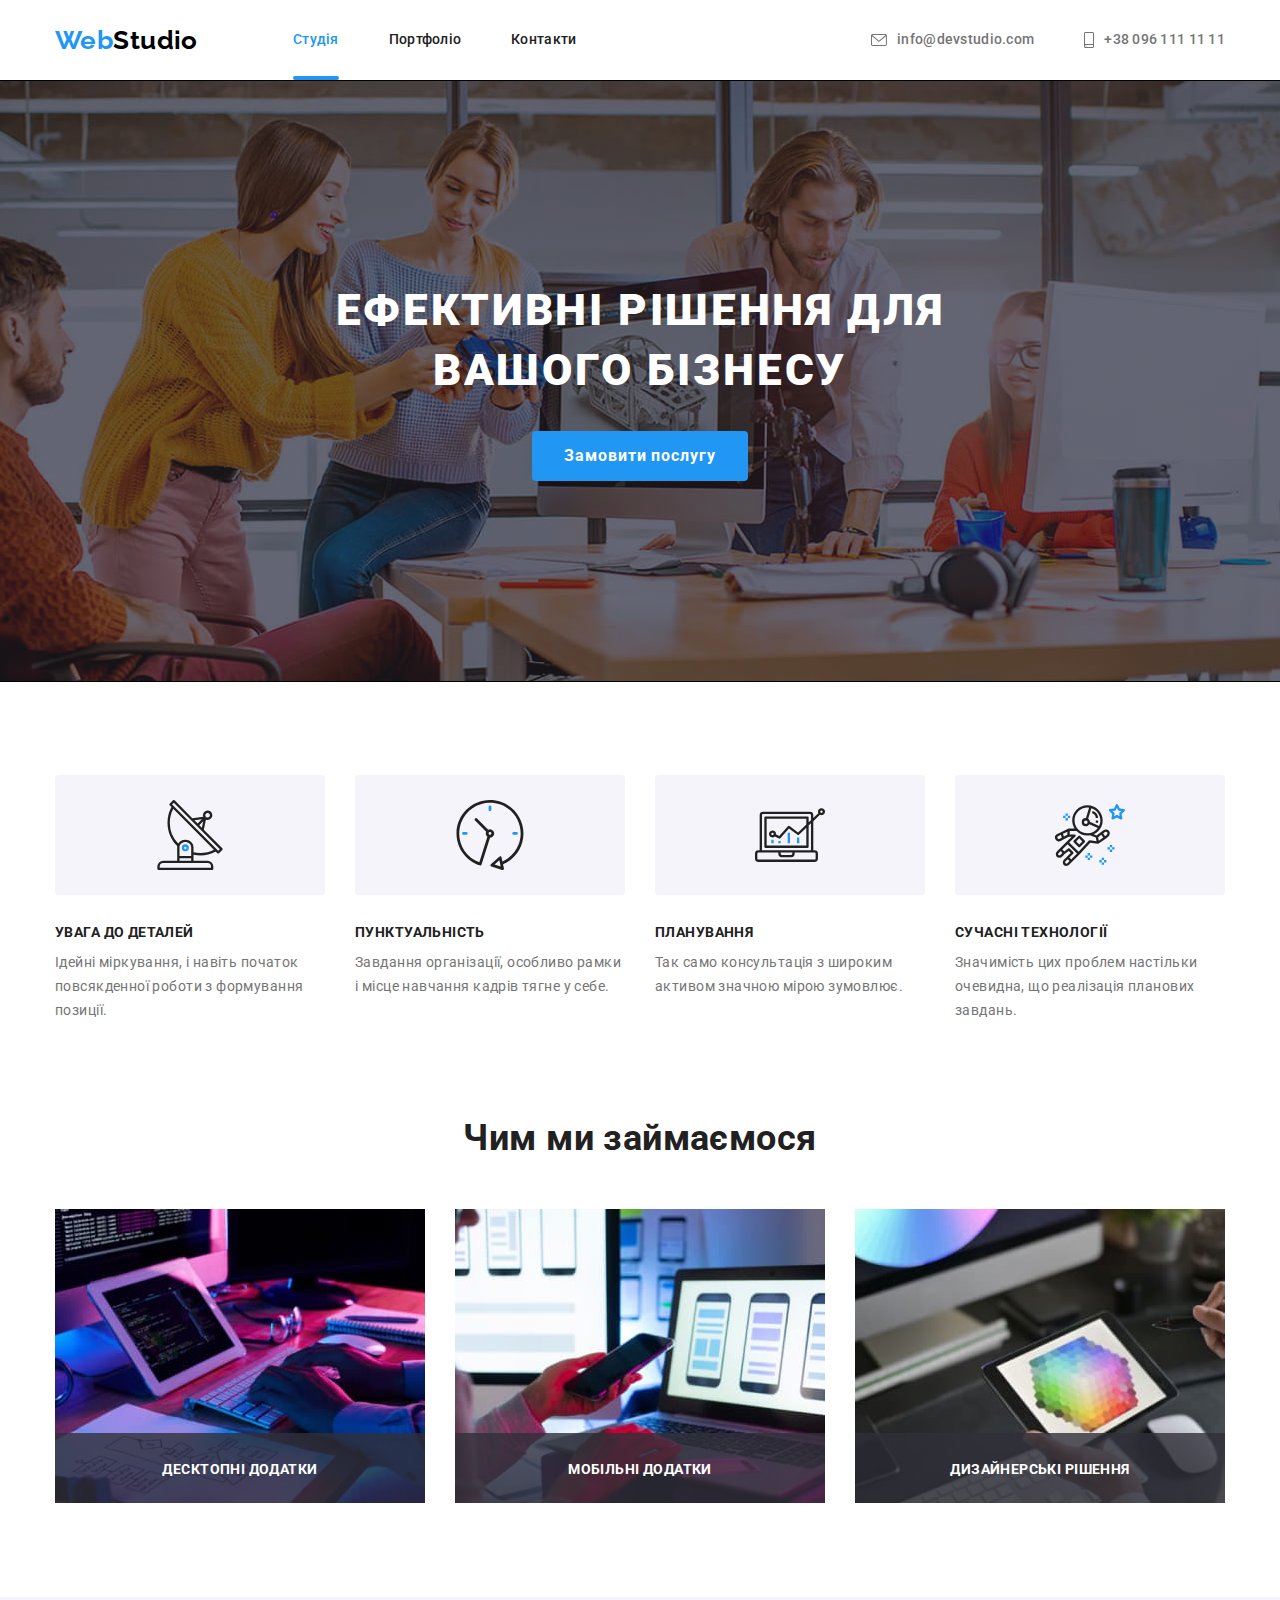
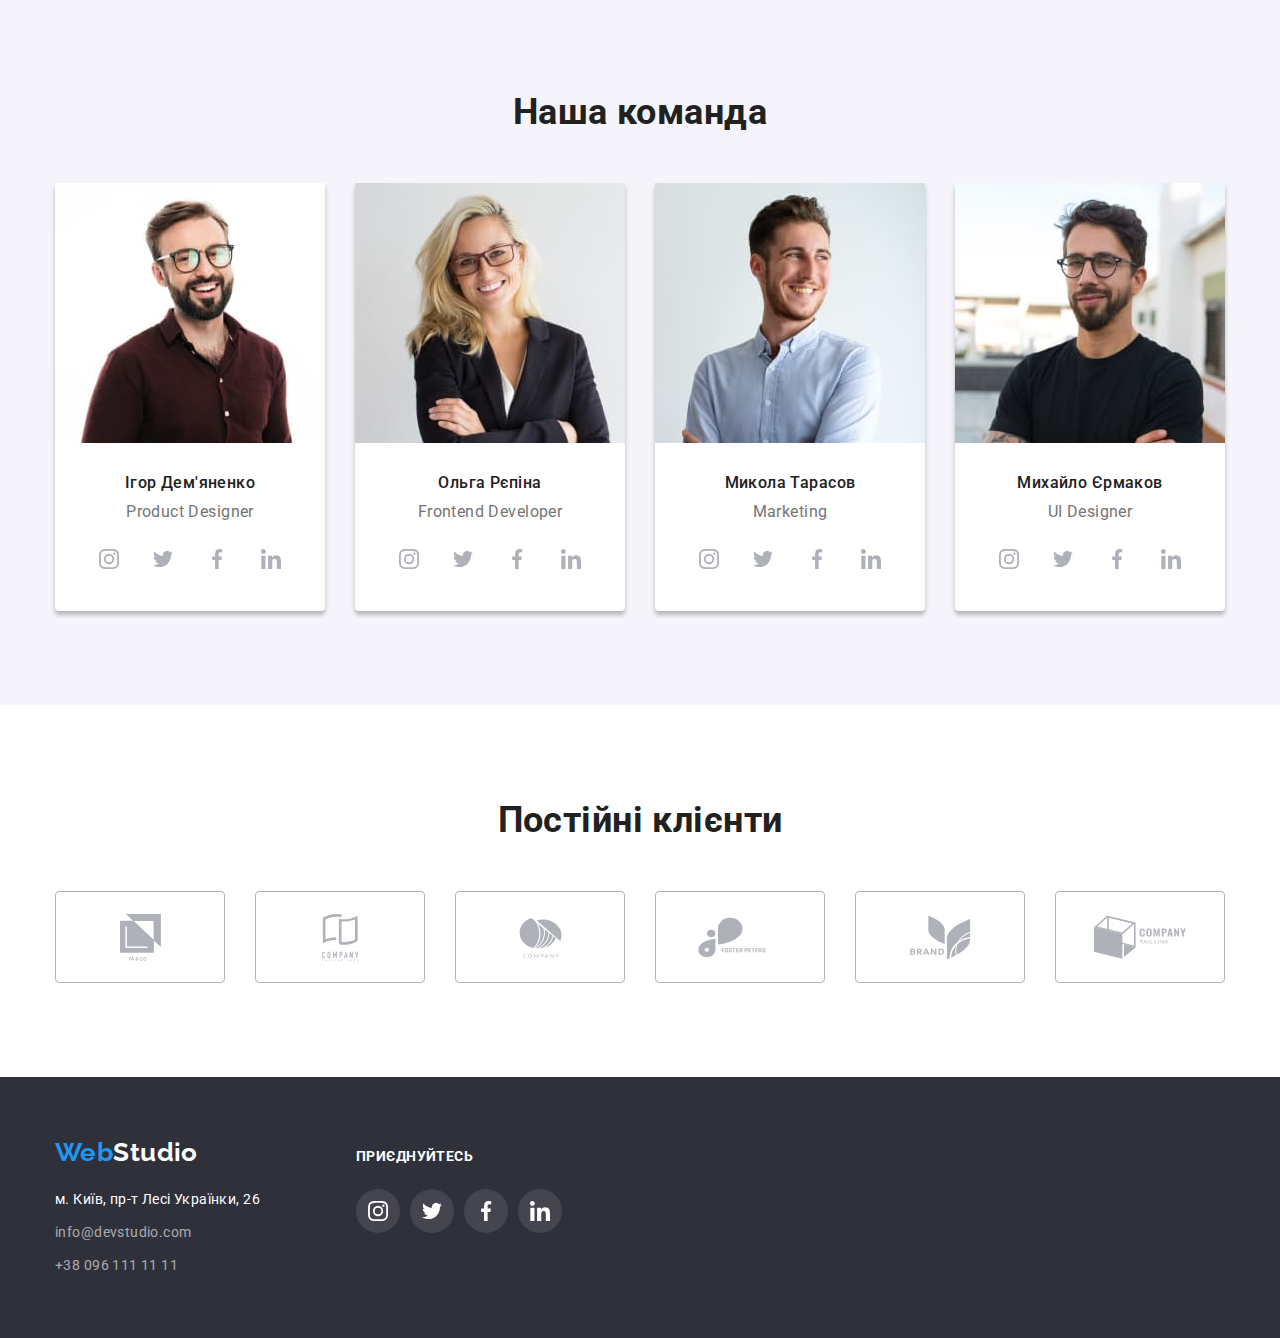
<file: index.html>
<!DOCTYPE html>
<html lang="en">
  <head>
    <meta charset="UTF-8" />
    <meta http-equiv="X-UA-Compatible" content="IE=edge" />
    <meta name="viewport" content="width=device-width, initial-scale=1.0" />
    <title>WebStudio</title>
    <link rel="preconnect" href="https://fonts.googleapis.com" />
    <link rel="preconnect" href="https://fonts.gstatic.com" crossorigin />
    <link
      href="https://fonts.googleapis.com/css2?family=Raleway:wght@700&family=Roboto:wght@400;500;700;900&display=swap"
      rel="stylesheet"
    />
    <link
      rel="stylesheet"
      href="https://cdnjs.cloudflare.com/ajax/libs/modern-normalize/1.1.0/modern-normalize.min.css"
    />
    <link rel="stylesheet" href="./css/styles.css" />
  </head>
  <body class="page">
    <header class="page-header section">
      <div class="container main-page">
        <nav class="main-page">
          <a href="./index.html" class="main-logo"
            >Web<span class="logo">Studio</span></a
          >
          <ul class="site-nav list">
            <li class="nav-item">
              <a href="./index.html" class="link current">Студія</a>
            </li>
            <li class="nav-item">
              <a href="./portfolio.html" class="link">Портфоліо</a>
            </li>
            <li class="nav-item"><a href="" class="link">Контакти</a></li>
          </ul>
        </nav>
        <ul class="nav__item list">
          <li class="nav-item">
            <a href="mailto:info@devstudio.com" class="link nav-hover">
              <svg class="icon-nav" width="16px" height="12px">
                <use href="./images/symbol-defs.svg#icon-envelope"></use></svg
              >info@devstudio.com</a
            >
          </li>
          <li class="nav-item">
            <a href="tel:+380961111111" class="link nav-hover"
              ><svg class="icon-nav" width="10px" height="16px">
                <use href="./images/symbol-defs.svg#icon-smartphone"></use>
              </svg>
              +38 096 111 11 11</a
            >
          </li>
        </ul>
      </div>
    </header>

    <main>
      <section class="decision section">
        <div class="container">
          <h1 class="decision-title list">
            Ефективні рішення для вашого бізнесу
          </h1>
          <button type="button" class="button" data-modal-open>
            Замовити послугу
          </button>
        </div>
        <div class="decision-backdrop is-hidden" data-modal>
          <div class="decision-modal">
            <button type="button" class="decision-btn" data-modal-close>
              <svg
                xmlns="http://www.w3.org/2000/svg"
                width="18"
                height="18"
                fill="none"
              >
                <path
                  fill="#000"
                  d="M15 4.108 13.892 3 9.5 7.392 5.108 3 4 4.108 8.392 8.5 4 12.892 5.108 14 9.5 9.608 13.892 14 15 12.892 10.608 8.5 15 4.108Z"
                />
              </svg>
            </button>
          </div>
        </div>
      </section>

      <section class="section features">
        <div class="container">
          <!--прихований заголовок-->
          <h2 class="features-none">Особливості</h2>
          <ul class="feat-list list">
            <li class="features-item">
              <div class="feat-for-svg">
                <svg class="for-svg">
                  <use href="./images/symbol-defs.svg#icon-antenna"></use>
                </svg>
              </div>
              <h3 class="title">УВАГА ДО ДЕТАЛЕЙ</h3>
              <p class="list">
                Ідейні міркування, і навіть початок повсякденної роботи з
                формування позиції.
              </p>
            </li>
            <li class="features-item">
              <div class="feat-for-svg">
                <svg width="70px" height="70px">
                  <use href="./images/symbol-defs.svg#icon-clock"></use>
                </svg>
              </div>
              <h3 class="title">ПУНКТУАЛЬНІСТЬ</h3>
              <p class="list">
                Завдання організації, особливо рамки і місце навчання кадрів
                тягне у себе.
              </p>
            </li>
            <li class="features-item">
              <div class="feat-for-svg">
                <svg width="70px" height="70px">
                  <use href="./images/symbol-defs.svg#icon-diagram"></use>
                </svg>
              </div>
              <h3 class="title">ПЛАНУВАННЯ</h3>
              <p class="list">
                Так само консультація з широким активом значною мірою зумовлює.
              </p>
            </li>
            <li class="features-item">
              <div class="feat-for-svg">
                <svg width="70px" height="70px">
                  <use href="./images/symbol-defs.svg#icon-astronaut"></use>
                </svg>
              </div>
              <h3 class="title">СУЧАСНІ ТЕХНОЛОГІЇ</h3>
              <p class="list">
                Значимість цих проблем настільки очевидна, що реалізація
                планових завдань.
              </p>
            </li>
          </ul>
        </div>
      </section>

      <section class="section">
        <div class="container">
          <h2 class="section-title">Чим ми займаємося</h2>
          <ul class="examples list">
            <li class="examples-item">
              <div class="examples-card">
                <img
                  class="block"
                  src="./images/projectdesign.jpg"
                  alt="верстка сайту на планшеті та комп'ютері"
                  width="370"
                />
                <div class="example-deskr">
                  <p class="example-texts list">десктопні додатки</p>
                </div>
              </div>
            </li>
            <li class="examples-item">
              <div class="examples-card">
                <img
                  class="block"
                  src="./images/adaptdesign.jpg"
                  alt="телефон та ноутбук з проєктом дизайну"
                  width="370"
                />
                <div class="example-deskr">
                  <p class="example-texts list">мобільні додатки</p>
                </div>
              </div>
            </li>
            <li class="examples-item">
              <div class="examples-card">
                <img
                  class="block"
                  src="./images/colorscheme.jpg"
                  alt="планшет з кольоровою гамою"
                  width="370"
                />
                <div class="example-deskr">
                  <p class="example-texts list">дизайнерські рішення</p>
                </div>
              </div>
            </li>
          </ul>
        </div>
      </section>

      <section class="section stuff">
        <div class="container">
          <h2 class="section-title">Наша команда</h2>
          <ul class="stuff-list list">
            <li class="stuff-element">
              <img
                class="block"
                src="./images/productdesigner.jpg"
                alt="Чоловік Product Designer"
                width="270"
              />
              <h3 class="team-member">Ігор Дем'яненко</h3>
              <p class="portfolio-card">Product Designer</p>
              <ul class="actions list">
                <li class="actions-item">
                  <a
                    href="#"
                    target="_blank"
                    rel="noreferrer noopener"
                    class="network"
                  >
                    <svg class="network-icon for-hover">
                      <use href="./images/symbol-defs.svg#icon-instagram"></use>
                    </svg>
                  </a>
                </li>
                <li class="actions-item">
                  <a
                    href="#"
                    target="_blank"
                    rel="noreferrer noopener"
                    class="network"
                  >
                    <svg class="network-icon for-hover">
                      <use href="./images/symbol-defs.svg#icon-twitter"></use>
                    </svg>
                  </a>
                </li>
                <li class="actions-item">
                  <a
                    href="#"
                    target="_blank"
                    rel="noreferrer noopener"
                    class="network"
                  >
                    <svg class="network-icon for-hover">
                      <use href="./images/symbol-defs.svg#icon-facebook"></use>
                    </svg>
                  </a>
                </li>
                <li class="actions-item">
                  <a
                    href="#"
                    target="_blank"
                    rel="noreferrer noopener"
                    class="network"
                  >
                    <svg class="network-icon for-hover">
                      <use href="./images/symbol-defs.svg#icon-linkedin"></use>
                    </svg>
                  </a>
                </li>
              </ul>
            </li>
            <li class="stuff-element">
              <img
                class="block"
                src="./images/frontenddeveloper.jpg"
                alt="Жінка Frontend Developer"
                width="270"
              />
              <h3 class="team-member">Ольга Рєпіна</h3>
              <p class="portfolio-card">Frontend Developer</p>
              <ul class="actions list">
                <li class="actions-item">
                  <a
                    href="#"
                    target="_blank"
                    rel="noreferrer noopener"
                    class="network"
                  >
                    <svg class="network-icon for-hover">
                      <use href="./images/symbol-defs.svg#icon-instagram"></use>
                    </svg>
                  </a>
                </li>
                <li class="actions-item">
                  <a
                    href="#"
                    target="_blank"
                    rel="noreferrer noopener"
                    class="network"
                  >
                    <svg class="network-icon for-hover">
                      <use href="./images/symbol-defs.svg#icon-twitter"></use>
                    </svg>
                  </a>
                </li>
                <li class="actions-item">
                  <a
                    href="#"
                    target="_blank"
                    rel="noreferrer noopener"
                    class="network"
                  >
                    <svg class="network-icon for-hover">
                      <use href="./images/symbol-defs.svg#icon-facebook"></use>
                    </svg>
                  </a>
                </li>
                <li class="actions-item">
                  <a
                    href="#"
                    target="_blank"
                    rel="noreferrer noopener"
                    class="network"
                  >
                    <svg class="network-icon for-hover">
                      <use href="./images/symbol-defs.svg#icon-linkedin"></use>
                    </svg>
                  </a>
                </li>
              </ul>
            </li>
            <li class="stuff-element">
              <img
                class="block"
                src="./images/marketing.jpg"
                alt="Чоловік Marketing"
                width="270"
              />
              <h3 class="team-member">Микола Тарасов</h3>
              <p class="portfolio-card">Marketing</p>
              <ul class="actions list">
                <li class="actions-item">
                  <a
                    href="#"
                    target="_blank"
                    rel="noreferrer noopener"
                    class="network"
                  >
                    <svg class="network-icon for-hover">
                      <use href="./images/symbol-defs.svg#icon-instagram"></use>
                    </svg>
                  </a>
                </li>
                <li class="actions-item">
                  <a
                    href="#"
                    target="_blank"
                    rel="noreferrer noopener"
                    class="network"
                  >
                    <svg class="network-icon for-hover">
                      <use href="./images/symbol-defs.svg#icon-twitter"></use>
                    </svg>
                  </a>
                </li>
                <li class="actions-item">
                  <a
                    href="#"
                    target="_blank"
                    rel="noreferrer noopener"
                    class="network"
                  >
                    <svg class="network-icon for-hover">
                      <use href="./images/symbol-defs.svg#icon-facebook"></use>
                    </svg>
                  </a>
                </li>
                <li class="actions-item">
                  <a
                    href="#"
                    target="_blank"
                    rel="noreferrer noopener"
                    class="network"
                  >
                    <svg class="network-icon for-hover">
                      <use href="./images/symbol-defs.svg#icon-linkedin"></use>
                    </svg>
                  </a>
                </li>
              </ul>
            </li>
            <li class="stuff-element">
              <img
                class="block"
                src="./images/designer.jpg"
                alt="Чоловік UI Designer"
                width="270"
              />
              <h3 class="team-member">Михайло Єрмаков</h3>
              <p class="portfolio-card">UI Designer</p>
              <ul class="actions list">
                <li class="actions-item">
                  <a
                    href="#"
                    target="_blank"
                    rel="noreferrer noopener"
                    class="network"
                  >
                    <svg class="network-icon for-hover">
                      <use href="./images/symbol-defs.svg#icon-instagram"></use>
                    </svg>
                  </a>
                </li>
                <li class="actions-item">
                  <a
                    href="#"
                    target="_blank"
                    rel="noreferrer noopener"
                    class="network"
                  >
                    <svg class="network-icon for-hover">
                      <use href="./images/symbol-defs.svg#icon-twitter"></use>
                    </svg>
                  </a>
                </li>
                <li class="actions-item">
                  <a
                    href="#"
                    target="_blank"
                    rel="noreferrer noopener"
                    class="network"
                  >
                    <svg class="network-icon for-hover">
                      <use href="./images/symbol-defs.svg#icon-facebook"></use>
                    </svg>
                  </a>
                </li>
                <li class="actions-item">
                  <a
                    href="#"
                    target="_blank"
                    rel="noreferrer noopener"
                    class="network"
                  >
                    <svg class="network-icon for-hover">
                      <use href="./images/symbol-defs.svg#icon-linkedin"></use>
                    </svg>
                  </a>
                </li>
              </ul>
            </li>
          </ul>
        </div>
      </section>

      <section class="section">
        <div class="container">
          <h2 class="section-title">Постійні клієнти</h2>
          <ul class="customers list">
            <li class="logo-item">
              <a
                href="#"
                target="_blank"
                rel="noreferrer noopener"
                class="link-customers"
              >
                <svg class="link-logo clients-hover" width="41" height="47">
                  <use href="./images/symbol-defs.svg#icon-yaandco"></use>
                </svg>
              </a>
            </li>
            <li class="logo-item">
              <a
                href="#"
                target="_blank"
                rel="noreferrer noopener"
                class="link-customers"
              >
                <svg class="link-logo clients-hover" width="41" height="47">
                  <use href="./images/symbol-defs.svg#icon-taglinehere"></use>
                </svg>
              </a>
            </li>
            <li class="logo-item">
              <a
                href="#"
                target="_blank"
                rel="noreferrer noopener"
                class="link-customers"
              >
                <svg class="link-logo clients-hover" width="43" height="41">
                  <use href="./images/symbol-defs.svg#icon-company"></use>
                </svg>
              </a>
            </li>
            <li class="logo-item">
              <a
                href="#"
                target="_blank"
                rel="noreferrer noopener"
                class="link-customers"
              >
                <svg class="link-logo clients-hover" width="84" height="41">
                  <use href="./images/symbol-defs.svg#icon-fosterpeters"></use>
                </svg>
              </a>
            </li>
            <li class="logo-item">
              <a
                href="#"
                target="_blank"
                rel="noreferrer noopener"
                class="link-customers"
              >
                <svg class="link-logo clients-hover" width="63" height="45">
                  <use href="./images/symbol-defs.svg#icon-brand"></use>
                </svg>
              </a>
            </li>
            <li class="logo-item">
              <a
                href="#"
                target="_blank"
                rel="noreferrer noopener"
                class="link-customers"
              >
                <svg class="link-logo clients-hover" width="94" height="44">
                  <use href="./images/symbol-defs.svg#icon-taglinecomp"></use>
                </svg>
              </a>
            </li>
          </ul>
        </div>
      </section>
    </main>

    <footer class="footer">
      <div class="container">
        <div class="footer-logo list">
          <div class="first-footer list">
            <div class="for-logotype">
              <a href="./index.html" class="main-logo foot-logo"
                >Web<span class="logo-footer">Studio</span></a
              >
            </div>
            <address>
              <ul class="last list">
                <li>
                  <a
                    href="https://goo.gl/maps/czEhLgPn86faWdk38"
                    target="_blank"
                    rel="noopener noreferrer"
                    class="footer-item"
                    >м. Київ, пр-т Лесі Українки, 26</a
                  >
                </li>
                <li>
                  <a href="mailto:info@devstudio.com" class="footer-address"
                    >info@devstudio.com</a
                  >
                </li>
                <li>
                  <a href="tel:+380961111111" class="footer-address"
                    >+38 096 111 11 11</a
                  >
                </li>
              </ul>
            </address>
          </div>
          <div class="join-us">
            <p class="join-in">приєднуйтесь</p>
            <ul class="footer-join list">
              <li class="actions-item">
                <a
                  href="#"
                  target="_blank"
                  rel="noreferrer noopener"
                  class="link-footer foot-hover"
                >
                  <svg class="network-icon">
                    <use href="./images/symbol-defs.svg#icon-instagram"></use>
                  </svg>
                </a>
              </li>
              <li class="actions-item">
                <a
                  href="#"
                  target="_blank"
                  rel="noreferrer noopener"
                  class="link-footer foot-hover"
                >
                  <svg class="network-icon">
                    <use href="./images/symbol-defs.svg#icon-twitter"></use>
                  </svg>
                </a>
              </li>
              <li class="actions-item">
                <a
                  href="#"
                  target="_blank"
                  rel="noreferrer noopener"
                  class="link-footer foot-hover"
                >
                  <svg class="network-icon">
                    <use href="./images/symbol-defs.svg#icon-facebook"></use>
                  </svg>
                </a>
              </li>
              <li class="actions-item">
                <a
                  href="#"
                  target="_blank"
                  rel="noreferrer noopener"
                  class="link-footer foot-hover"
                >
                  <svg class="network-icon">
                    <use href="./images/symbol-defs.svg#icon-linkedin"></use>
                  </svg>
                </a>
              </li>
            </ul>
          </div>
        </div>
      </div>
    </footer>
    <script src="./js/modal.js"></script>
  </body>
</html>
</file>
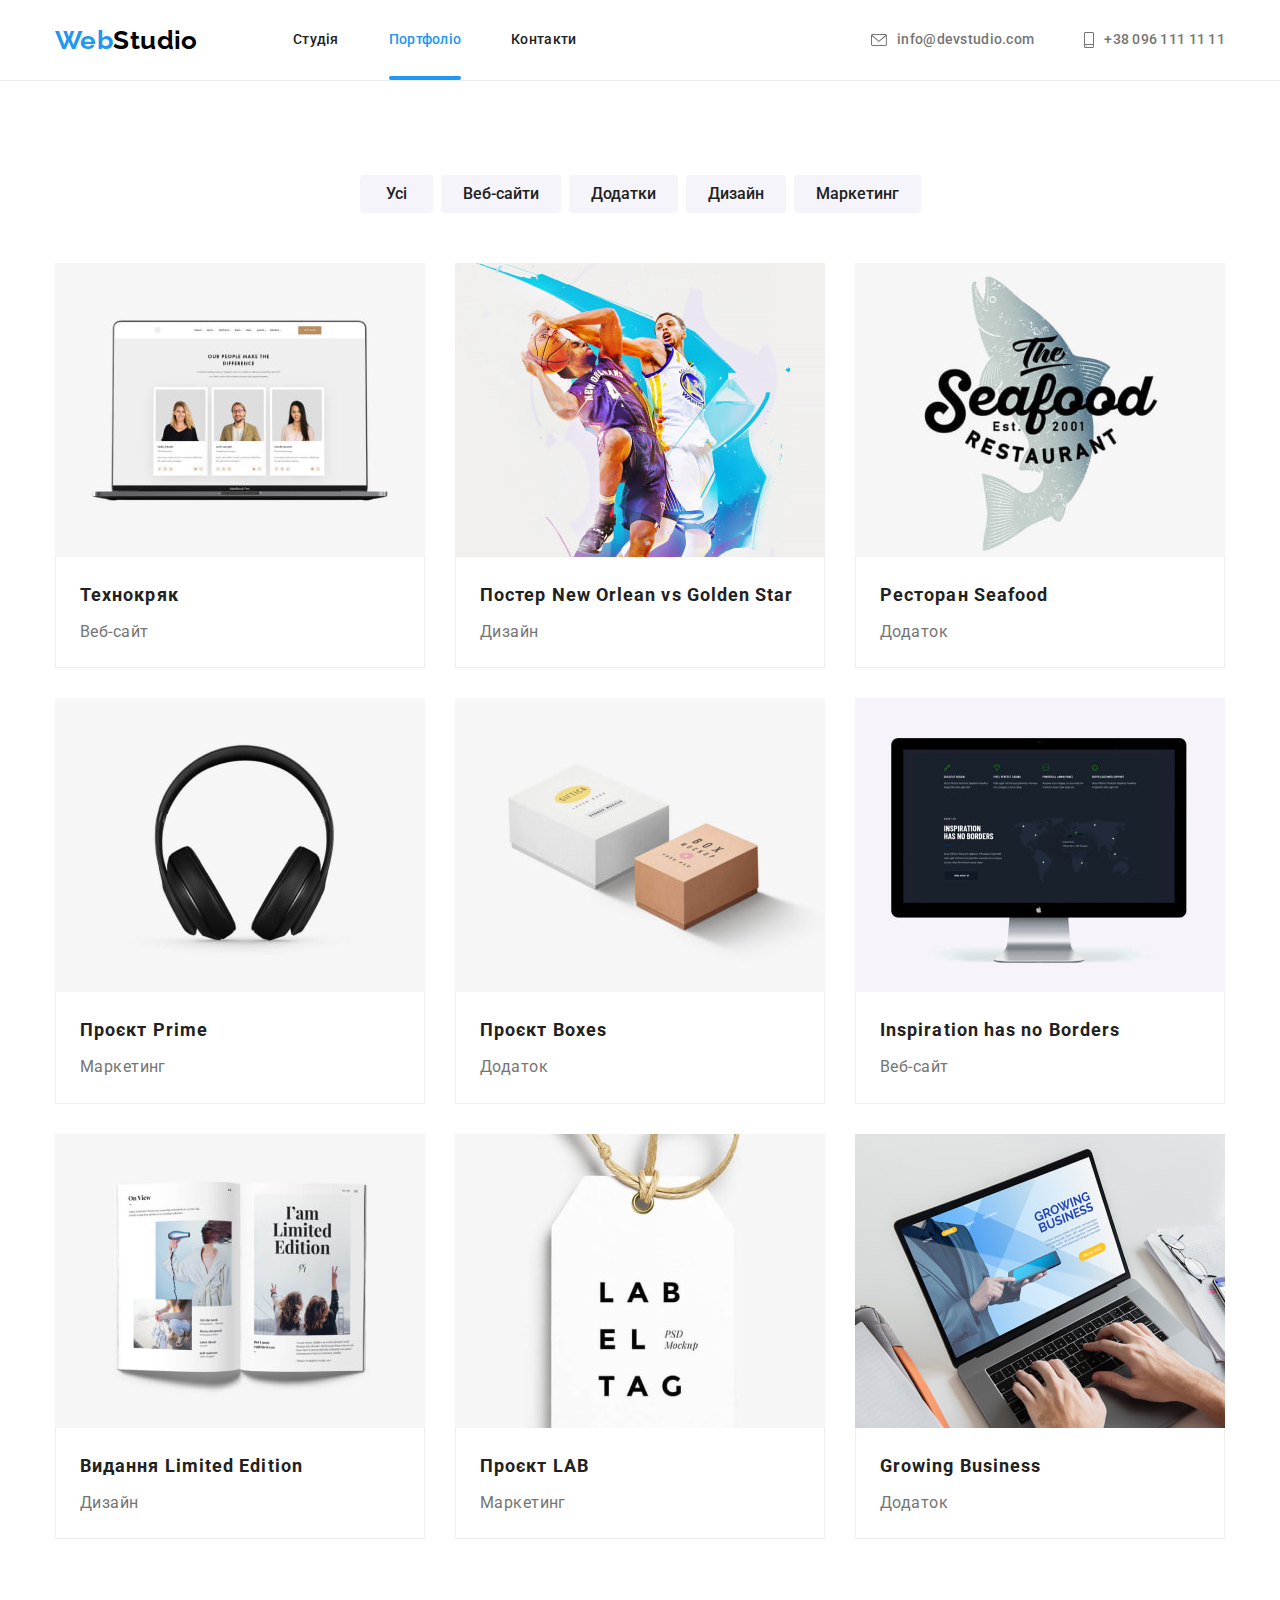
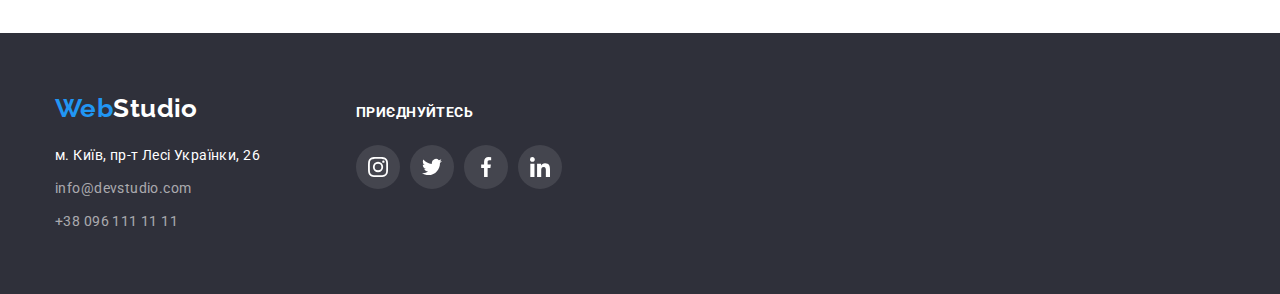
<file: portfolio.html>
<!DOCTYPE html>
<html lang="en">
  <head>
    <meta charset="UTF-8" />
    <meta http-equiv="X-UA-Compatible" content="IE=edge" />
    <meta name="viewport" content="width=device-width, initial-scale=1.0" />
    <title>WebStudio</title>
    <link rel="preconnect" href="https://fonts.googleapis.com" />
    <link rel="preconnect" href="https://fonts.gstatic.com" crossorigin />
    <link
      href="https://fonts.googleapis.com/css2?family=Raleway:wght@700&family=Roboto:wght@400;500;700;900&display=swap"
      rel="stylesheet"
    />
    <link
      rel="stylesheet"
      href="https://cdnjs.cloudflare.com/ajax/libs/modern-normalize/1.1.0/modern-normalize.min.css"
    />
    <link rel="stylesheet" href="./css/styles.css" />
  </head>

  <body class="page">
    <header class="page-header section">
      <div class="container main-page">
        <nav class="main-page">
          <a
            href="./index.html"
            target="_blank"
            rel="noreferrer noopener"
            class="main-logo"
            >Web<span class="logo">Studio</span></a
          >
          <ul class="site-nav list">
            <li class="nav-item">
              <a href="./index.html" class="link">Студія</a>
            </li>
            <li class="nav-item">
              <a
                href="./portfolio.html"
                target="_blank"
                rel="noreferrer noopener"
                class="link current"
                >Портфоліо</a
              >
            </li>
            <li class="nav-item"><a href="" class="link">Контакти</a></li>
          </ul>
        </nav>
        <ul class="nav__item list">
          <li class="nav-item">
            <a
              href="mailto:info@devstudio.com"
              target="_blank"
              rel="noreferrer noopener"
              class="link nav-hover"
            >
              <svg class="icon-nav" width="16px" height="12px">
                <use href="./images/symbol-defs.svg#icon-envelope"></use></svg
              >info@devstudio.com</a
            >
          </li>
          <li class="nav-item">
            <a href="tel:+380961111111" class="link nav-hover"
              ><svg class="icon-nav" width="10px" height="16px">
                <use href="./images/symbol-defs.svg#icon-smartphone"></use>
              </svg>
              +38 096 111 11 11</a
            >
          </li>
        </ul>
      </div>
    </header>

    <main>
      <!-- кнопки\фільтри -->
      <section class="section portfolio">
        <div class="container">
          <!-- Сховати заголовок -->
          <h1 class="hero features-none">Portfolio</h1>
          <ul class="filter list">
            <li class="filter-item">
              <button type="button" class="filter-button large">Усі</button>
            </li>
            <li class="filter-item">
              <button type="button" class="filter-button">Веб-сайти</button>
            </li>
            <li class="filter-item">
              <button type="button" class="filter-button">Додатки</button>
            </li>
            <li class="filter-item">
              <button type="button" class="filter-button">Дизайн</button>
            </li>
            <li class="filter-item">
              <button type="button" class="filter-button">Маркетинг</button>
            </li>
          </ul>

          <ul class="apps list">
            <li class="apps-element">
              <a
                href="#"
                target="_blank"
                rel="noreferrer noopener"
                class="shadow"
              >
                <div class="apps-image">
                  <img
                    class="block"
                    src="./images/laptopteam.jpg"
                    alt="laptop with picture of the team"
                    width="370"
                  />
                  <div class="apps-overlay">
                    <p>
                      Ресурс пропонує комплексні пропозиції з різним рівнем
                      функціоналу та сервісів. Все це дозволить відвідувачу
                      отримати вичерпні відомості про компанію чи приватну
                      особу.
                    </p>
                  </div>
                </div>
                <div class="apps-deskr">
                  <h2 class="apps-member name">Технокряк</h2>
                  <p class="text">Веб-сайт</p>
                </div></a
              >
            </li>
            <li class="apps-element">
              <a
                href="#"
                target="_blank"
                rel="noreferrer noopener"
                class="shadow"
              >
                <div class="apps-image">
                  <img
                    class="block"
                    src="./images/basketballplayers.jpg"
                    alt="basketball players"
                    width="370"
                  />
                  <div class="apps-overlay">
                    <p>
                      Ресурс пропонує комплексні пропозиції з різним рівнем
                      функціоналу та сервісів. Все це дозволить відвідувачу
                      отримати вичерпні відомості про компанію чи приватну
                      особу.
                    </p>
                  </div>
                </div>
                <div class="apps-deskr">
                  <h2 class="apps-member name">
                    Постер New Orlean vs Golden Star
                  </h2>
                  <p class="text">Дизайн</p>
                </div></a
              >
            </li>
            <li class="apps-element">
              <a
                href="#"
                target="_blank"
                rel="noreferrer noopener"
                class="shadow"
              >
                <div class="apps-image">
                  <img
                    class="block"
                    src="./images/fishtitle.jpg"
                    alt="fish and title"
                    width="370"
                  />
                  <div class="apps-overlay">
                    <p>
                      Ресурс пропонує комплексні пропозиції з різним рівнем
                      функціоналу та сервісів. Все це дозволить відвідувачу
                      отримати вичерпні відомості про компанію чи приватну
                      особу.
                    </p>
                  </div>
                </div>
                <div class="apps-deskr">
                  <h2 class="apps-member name">Ресторан Seafood</h2>
                  <p class="text">Додаток</p>
                </div></a
              >
            </li>
            <li class="apps-element">
              <a
                href="#"
                target="_blank"
                rel="noreferrer noopener"
                class="shadow"
              >
                <div class="apps-image">
                  <img
                    class="block"
                    src="./images/headphone.jpg"
                    alt="headphone"
                    width="370"
                  />
                  <div class="apps-overlay">
                    <p>
                      Ресурс пропонує комплексні пропозиції з різним рівнем
                      функціоналу та сервісів. Все це дозволить відвідувачу
                      отримати вичерпні відомості про компанію чи приватну
                      особу.
                    </p>
                  </div>
                </div>
                <div class="apps-deskr">
                  <h2 class="apps-member name">Проєкт Prime</h2>
                  <p class="text">Маркетинг</p>
                </div></a
              >
            </li>
            <li class="apps-element">
              <a
                href="#"
                target="_blank"
                rel="noreferrer noopener"
                class="shadow"
              >
                <div class="apps-image">
                  <img
                    class="block"
                    src="./images/twoboxies.jpg"
                    alt="twoboxies"
                    width="370"
                  />
                  <div class="apps-overlay">
                    <p>
                      Ресурс пропонує комплексні пропозиції з різним рівнем
                      функціоналу та сервісів. Все це дозволить відвідувачу
                      отримати вичерпні відомості про компанію чи приватну
                      особу.
                    </p>
                  </div>
                </div>
                <div class="apps-deskr">
                  <h2 class="apps-member name">Проєкт Boxes</h2>
                  <p class="text">Додаток</p>
                </div></a
              >
            </li>
            <li class="apps-element">
              <a
                href="#"
                target="_blank"
                rel="noreferrer noopener"
                class="shadow"
              >
                <div class="apps-image">
                  <img
                    class="block"
                    src="./images/laptopwithmaponthescreen.jpg"
                    alt="laptop with a map on the screen"
                    width="370"
                  />
                  <div class="apps-overlay">
                    <p>
                      Ресурс пропонує комплексні пропозиції з різним рівнем
                      функціоналу та сервісів. Все це дозволить відвідувачу
                      отримати вичерпні відомості про компанію чи приватну
                      особу.
                    </p>
                  </div>
                </div>
                <div class="apps-deskr">
                  <h2 class="apps-member name">Inspiration has no Borders</h2>
                  <p class="text">Веб-сайт</p>
                </div></a
              >
            </li>
            <li class="apps-element">
              <a
                href="#"
                target="_blank"
                rel="noreferrer noopener"
                class="shadow"
              >
                <div class="apps-image">
                  <img
                    class="block"
                    src="./images/picturebook.jpg"
                    alt="a picture book"
                    width="370"
                  />
                  <div class="apps-overlay">
                    <p>
                      Ресурс пропонує комплексні пропозиції з різним рівнем
                      функціоналу та сервісів. Все це дозволить відвідувачу
                      отримати вичерпні відомості про компанію чи приватну
                      особу.
                    </p>
                  </div>
                </div>
                <div class="apps-deskr">
                  <h2 class="apps-member name">Видання Limited Edition</h2>
                  <p class="text">Дизайн</p>
                </div></a
              >
            </li>
            <li class="apps-element">
              <a
                href="#"
                target="_blank"
                rel="noreferrer noopener"
                class="shadow"
              >
                <div class="apps-image">
                  <img
                    class="block"
                    src="./images/whitekeyring.jpg"
                    alt="white key ring"
                    width="370"
                  />
                  <div class="apps-overlay">
                    <p>
                      Ресурс пропонує комплексні пропозиції з різним рівнем
                      функціоналу та сервісів. Все це дозволить відвідувачу
                      отримати вичерпні відомості про компанію чи приватну
                      особу.
                    </p>
                  </div>
                </div>
                <div class="apps-deskr">
                  <h2 class="apps-member name">Проєкт LAB</h2>
                  <p class="text">Маркетинг</p>
                </div></a
              >
            </li>
            <li class="apps-element">
              <a
                href="#"
                target="_blank"
                rel="noreferrer noopener"
                class="shadow"
              >
                <div class="apps-image">
                  <img
                    class="block"
                    src="./images/laptopwithbusinessadvertisement.jpg"
                    alt="laptop with business advertisement"
                    width="370"
                  />
                  <div class="apps-overlay">
                    <p>
                      Ресурс пропонує комплексні пропозиції з різним рівнем
                      функціоналу та сервісів. Все це дозволить відвідувачу
                      отримати вичерпні відомості про компанію чи приватну
                      особу.
                    </p>
                  </div>
                </div>
                <div class="apps-deskr">
                  <h2 class="apps-member name">Growing Business</h2>
                  <p class="text">Додаток</p>
                </div></a
              >
            </li>
          </ul>
        </div>
      </section>
    </main>

    <footer class="footer">
      <div class="container">
        <div class="footer-logo list">
          <div class="first-footer list">
            <div class="for-logotype">
              <a href="./index.html" class="main-logo foot-logo"
                >Web<span class="logo-footer">Studio</span></a
              >
            </div>
            <address>
              <ul class="last list">
                <li>
                  <a
                    href="https://goo.gl/maps/czEhLgPn86faWdk38"
                    target="_blank"
                    rel="noopener noreferrer"
                    class="footer-item"
                    >м. Київ, пр-т Лесі Українки, 26</a
                  >
                </li>
                <li>
                  <a href="mailto:info@devstudio.com" class="footer-address"
                    >info@devstudio.com</a
                  >
                </li>
                <li>
                  <a href="tel:+380961111111" class="footer-address"
                    >+38 096 111 11 11</a
                  >
                </li>
              </ul>
            </address>
          </div>
          <div class="join-us">
            <p class="join-in">приєднуйтесь</p>
            <ul class="footer-join list">
              <li class="actions-item">
                <a
                  href="#"
                  target="_blank"
                  rel="noreferrer noopener"
                  class="link-footer foot-hover"
                >
                  <svg class="network-icon">
                    <use href="./images/symbol-defs.svg#icon-instagram"></use>
                  </svg>
                </a>
              </li>
              <li class="actions-item">
                <a
                  href="#"
                  target="_blank"
                  rel="noreferrer noopener"
                  class="link-footer foot-hover"
                >
                  <svg class="network-icon">
                    <use href="./images/symbol-defs.svg#icon-twitter"></use>
                  </svg>
                </a>
              </li>
              <li class="actions-item">
                <a
                  href="#"
                  target="_blank"
                  rel="noreferrer noopener"
                  class="link-footer foot-hover"
                >
                  <svg class="network-icon">
                    <use href="./images/symbol-defs.svg#icon-facebook"></use>
                  </svg>
                </a>
              </li>
              <li class="actions-item">
                <a
                  href="#"
                  target="_blank"
                  rel="noreferrer noopener"
                  class="link-footer foot-hover"
                >
                  <svg class="network-icon">
                    <use href="./images/symbol-defs.svg#icon-linkedin"></use>
                  </svg>
                </a>
              </li>
            </ul>
          </div>
        </div>
      </div>
    </footer>
  </body>
</html>
</file>
<file: css/styles.css>
/*колір основного тексту #757575 */
/*колір другорядного тесту #212121 */
/*білий #FFFFFF */
/*акцент синій #2196F3 */
/*імейл і номер в футері: color: rgba(255, 255, 255, 0.6);*/
/*колір основного фону #FFFFFF */
/*колір другорядного фону #F5F4FA */
/*колір сірого фону #2F303A */

:root {
    --primary-text-color: #757575;
    --title-text-color: #212121;
    --accent-color: #2196F3;
    --white-color: #FFFFFF;
    --adrress-color: rgba(255, 255, 255, 0.6);
    --tittle-background-color: #F5F4FA;
    --grey-background: #2F303A;
    --new-bgr: rgba(196, 196, 196, 1);

    --timing-function: cubic-bezier(0.4, 0, 0.2, 1);
    } 


.page {

    color: var(--primary-text-color);
    background-color: var(--white-color);
    font-family: Roboto, sans-serif;
    font-size: 14px;
    line-height: 1.71;
    letter-spacing: 0.03em;
}

.section {
    padding-bottom: 94px;
    padding-top: 94px;
}

.page-header {
    padding: 0;
    border-bottom: 1px solid rgba(236, 236, 236, 1)
}

.list {
    list-style: none;
    margin: 0;
    padding: 0;
}

.block {
    display: block;
}

/* site-nav */

.main-page {
    display: flex;
    align-items: center;
}

.logo {
    color: black;
    font-family: Raleway;
    font-weight: 700;
    font-size: 26px;
    line-height: 1.19;
}

.container {
    margin-left: auto;
    margin-right: auto;
    width: 1200px;
    padding-left: 15px;
    padding-right: 15px;
}

.site-nav {
    display: flex;
    margin-left: 93px;
}

.site-nav .nav-item + .nav-item {
    margin-left: 50px;
}

.site-nav .link {
    display: block;
    padding-top: 32px;
    padding-bottom: 32px;
    color: var(--title-text-color);
    font-weight: 500;
    line-height: 1.14;
    letter-spacing: 0.02em;
    text-decoration: none;
    position: relative;

    transition-property: color;
    transition-duration: 250ms;
    transition-timing-function: var(--timing-function);
}

.site-nav .link:hover, 
.site-nav .link:focus {
    color: var(--accent-color);
}

.site-nav .link.current {
    color: var(--accent-color);
}

.nav__item {
    display: flex;
    margin-left: auto;
}

.nav__item .nav-item + .nav-item {
    margin-left: 50px;
}

.nav__item .link {
    display: flex;
    align-items: center;
    padding-top: 32px;
    padding-bottom: 32px;
    color: var(--primary-text-color);
    font-weight: 500;
    line-height: 1.14;
    letter-spacing: 0.02em;
    text-decoration: none;
}

.nav__item .nav-hover {
    fill: #757575;

    transition-property: fill, color;
    transition-duration: 250ms;
    transition-timing-function: cubic-bezier(0.4, 0, 0.2, 1);
}

.nav__item .nav-hover:hover,
.nav__item .nav-hover:focus {
    fill: #2196F3;
}

.nav-item > .link.current::after {
    position: absolute;
    content: "";
    display: block;
    width: 100%;
    height: 4px;
    background-color: var(--accent-color);
    left: 0;
    bottom: 0;
    border-radius: 2px;
}

.icon-nav {
    display: inline-block;
    margin-right: 10px;
}

.nav__item .link:hover,
.nav__item .link:focus {
    color: var(--accent-color);
}

/* decision hero */

.decision {
    height: 600px;
    padding-top: 200px;
    padding-bottom: 200px;
    margin-left: auto;
    margin-right: auto;
    box-sizing: border-box;
    text-align: center;
    background-color: var(--new-bgr);
    background-image: linear-gradient(to right,
    rgba(47, 48, 58, 0.4),
    rgba(47, 48, 58, 0.4)), url(../images/newbgr.jpg);
    background-repeat: no-repeat;
    background-position: center;
    outline: 1px solid #000000;
}

.decision-title {
    margin-bottom: 30px;
    margin-left: auto;
    margin-right: auto;
    width: 696px;
    color: var(--white-color);
    font-weight: 900;
    font-size: 44px;
    line-height: 1.36;
    letter-spacing: 0.06em;
    text-transform: uppercase;
}

.decision-backdrop {
    position: fixed;
    top: 0;
    left: 0;
    width: 100%;
    height: 100%;
    background-color: rgba(0, 0, 0, 0.2);
    transition-property: opacity, transform;
    transition-duration: 500ms;
    transition-timing-function: cubic-bezier(0.4, 0, 0.2, 1);
}

.is-hidden {
    visibility: hidden;
    opacity: 0;
    pointer-events: none;
}

.decision-modal {
    top: 50%;
    left: 50%;
    transform: translate(-50%, -50%);
    height: 581px;
    width: 521px;
    background-color: var(--white-color);
    box-shadow: 0px 1px 3px rgba(0, 0, 0, 0.12), 0px 1px 1px rgba(0, 0, 0, 0.14), 0px 2px 1px rgba(0, 0, 0, 0.2);
    border-radius: 4px;
    position: absolute;
    transition-property: revert;
    transition-duration: 250ms;
    transition-timing-function: cubic-bezier(0.4, 0, 0.2, 1);
}

.decision-btn {
    position: absolute;
    display: flex;
    align-items: center;
    justify-content: center;
    padding: 0;
    width: 30px;
    height: 30px;
    right: 8px;
    top: 8px;
    background-color: var(--white-color);
    border: 1px solid rgba(0, 0, 0, 0.1);
    border-radius: 50%;
    cursor: pointer;
}

/* features */

.features-none {
    display: none;
}

.features {
    padding-bottom: 0;
}

.feat-list {
    display: flex;
    align-items: baseline;
    flex-wrap: wrap;
    justify-content: space-between;
}

.features-item {
    width: 270px;
}

.feat-for-svg {
    display: flex;
    align-items: center;
    justify-content: center;
    width: 270px;
    height: 120px;
    margin-bottom: 30px;
    border-radius: 4px;
    background-color: var(--tittle-background-color);
}

.for-svg {
    width: 70px;
    height: 70px;
}

.features-none {
    margin: 0;
}

.title {
    margin-top: 0;
    margin-bottom: 10px;
}

.features .title {
    margin-bottom: 10px;
    color: var(--title-text-color);
    font-size: 14px;
    line-height: 1.14;
    font-weight: 700;
}

/* section examples*/

.examples {
    display: flex;
    align-items: center;
    flex-wrap: wrap;
    justify-content: space-between;
}

.section-title {
    margin-top: 0;
    margin-bottom: 50px;
    color: var(--title-text-color);
    font-weight: 700;
    font-size: 36px;
    line-height: 1.17;
    text-align: center;
}

.examples-card {
    position: relative;
}

.example-deskr {
    position: absolute;
    bottom: 0;
    width: 370px;
    height: 70px;
    background-color: rgba(47, 48, 58, 0.8);
}

.example-texts {
    max-height: 16px;
    font-weight: 700;
    line-height: 1,1;
    text-align: center;
    text-transform: uppercase;
    color: #FFFFFF;
    margin-top: 25px;
    margin-bottom: 29px;
}


/* stuff */

.stuff {
    margin-bottom: 0;
    padding-top: 94px;
    background-color: var(--tittle-background-color);
}

.stuff-list {
    display: flex;
    align-items: center;
    flex-wrap: wrap;
    justify-content: space-between
}

.stuff-element {
    width: 270px;
    background: var(--white-color);
    border-radius: 0px 0px 4px 4px;
    box-shadow: 0px 4px 4px rgba(0, 0, 0, 0.25);
}

.actions {
    display: flex;
    align-items: center;
    justify-content: center;
    margin-bottom: 30px;
    width: 206px;
    margin-right: auto;
    margin-left: auto;
}

.actions-item {
    margin-right: 10px;
    width: 44px;
    height: 44px;
}

.actions-item:last-child {
    margin-right: 0;
  }

.network {
    display: flex;
    align-items: center;
    justify-content: center;
    width: 44px;
    height: 44px;
    padding: 0;
    border: none;
    border-radius: 50%;
    color: #AFB1B8;
    background-color: var(--white-color);
    transition-property: background-color;
    transition-duration: 250ms;
    transition-timing-function: cubic-bezier(0.4, 0, 0.2, 1);
}

.for-hover {
    fill: #AFB1B8;

    transition-property: fill;
    transition-duration: 250ms;
    transition-timing-function: cubic-bezier(0.4, 0, 0.2, 1);
}

.network:hover .for-hover,
.network:focus .for-hover {
    fill: var(--white-color);
}

.network-icon {
    display: flex;
    justify-content: center;
    width: 20px;
    height: 20px;
    cursor: pointer;
}

.network:hover,
.network:focus {
    background-color: var(--accent-color);
}

.actions-item {
    display: flex;
}

/* button */

.button {
    display: inline-block;
    border: none;
    border-radius: 4px;
    padding: 10px 32px;
    color: var(--white-color);
    min-width: 216px;
    height: 50px;
    background-color: var(--accent-color);
    font-family: inherit;
    font-weight: 700;
    font-size: 16px;
    line-height: 1.87;
    letter-spacing: 0.06em;
}

.button:active {
    background-color: rgba(24, 140, 232, 1);
}

/* team */

.team-member {
    margin: 0;
    margin-top: 30px;
    margin-bottom: 10px;
    color: var(--title-text-color);
    font-weight: 500;
    font-size: 16px;
    line-height: 1.19;
    text-align: center;
}

.portfolio-card {
    margin: 0;
    margin-bottom: 16px;
    font-size: 16px;
    line-height: 1.19;
    text-align: center;
}

.text {
    margin: 0;
    padding-bottom: 20px;
    padding-left: 24px;
    font-size: 16px;
    line-height: 1.9;
    color: var(--primary-text-color);
}

/* Regular customers */

.customers {
    display: inline-flex;
    margin: auto;
}

.logo-item {
    width: 170px;
    height: 92px;
    margin-left: 30px;
}

.logo-item:first-child {
    margin-left: 0;
}

.link-logo {
    cursor: pointer;
    
}

.link-customers {
    display: flex;
    align-items: center;
    justify-content: center;
    width: 170px;
    height: 92px;
    padding: 0;
    border: 1px solid rgba(175, 177, 184, 1);
    border-radius: 4px;
    background-color: var(--white-color);

    transition-property: border-color;
    transition-duration: 250ms;
    transition-timing-function: cubic-bezier(0.4, 0, 0.2, 1);
}

.clients-hover {
    fill: #AFB1B8;

    transition-property: fill;
    transition-duration: 250ms;
    transition-timing-function: cubic-bezier(0.4, 0, 0.2, 1);
}

.link-customers:hover .clients-hover,
.link-customers:focus .clients-hover {
    fill: var(--accent-color);
}

.link-customers:hover,
.link-customers:focus {
    border-color: var(--accent-color);
}

/* Portfolio - filters */

.portfolio {
    padding-top: 94px;
}

.hero {
    margin-top: 0;
    margin-bottom: 0;
}

.filter {
    display: flex;
    justify-content: center;
    margin-bottom: 50px;
}

.filter-item:not(:last-child) {
    margin-right: 8px;
}

.filter-item {
    display: block;
}

.filter-button {
    display: block;
    border-radius: 4px;
    padding: 6px 22px;
    border: none;
    color: var(--title-text-color);
    background-color: #F5F4FA;
    font-family: inherit;
    cursor: pointer;
    font-weight: 500;
    font-size: 16px;
    line-height: 1.63;

    transition-property: color, background-color, border-color;
    transition-duration: 250ms;
    transition-timing-function: cubic-bezier(0.4, 0, 0.2, 1);
}

.large {
    padding: 6px 25px;
    min-width: 73px;
}

.filter .filter-button:hover, 
.filter .filter-button:focus {
    color: var(--white-color);
    background-color: var(--accent-color);
    box-shadow: 0px 4px 4px 0px rgba(0, 0, 0, 0.25);
}

/* Portfolio - apps */

.apps {
    display: flex;
    flex-wrap: wrap;
}

.apps-element {
    margin-right: 30px;
    margin-bottom: 30px;
    width: 370px;
}

.apps-image {
    position: relative;
    overflow: hidden;
}

.apps-overlay {
    position: absolute;
    top: 100%;
    left: 0;
    width: 100%;
    height: 100%;
    color: var(--white-color);
    background-color: rgba(33, 150, 243, 0.9);
    opacity: 0;
    transition-property: opacity, transform;
    transition-duration: 250ms;
    transition-timing-function: cubic-bezier(0.4, 0, 0.2, 1);
}

.apps-overlay > p {
    margin: 0;
    padding: 63px 24px;
    text-align: left;
    font-size: 18px;
    line-height: 1.56;
}

.apps-deskr {
    border-bottom: 1px solid rgba(238, 238, 238, 1);
    border-right: 1px solid rgba(238, 238, 238, 1);
    border-left: 1px solid rgba(238, 238, 238, 1);
}

.shadow {
    transition-property: box-shadow;
    transition-duration: 250ms;
    transition-timing-function: cubic-bezier(0.4, 0, 0.2, 1);
    display: block;
    text-decoration: none
}

.shadow:hover .apps-overlay,
.shadow:focus .apps-overlay {
    opacity: 1;
    transform: translateY(-294px);

}

.shadow:hover,
.shadow:focus {
    box-shadow: 0px 4px 4px 0px rgba(0, 0, 0, 0.25);
}

.apps-element:nth-child(3n) {
    margin-right: 0;
}

.apps-element:nth-last-child(-n + 3) {
    margin-bottom: 0;
}

.apps-member {
    margin: 0;
    padding-top: 30px;
    margin-bottom: 4px;
    padding-left: 24px;
    color: var(--title-text-color);
    font-weight: 500;
    font-size: 16px;
    line-height: 1.19;
} 

.name {
    padding-top: 20px;
    font-weight: 700;
    font-size: 18px;
    line-height: 2;
    letter-spacing: 0.06em;
}

/* Footer */

.footer {
   background-color: var(--grey-background);
   padding-top: 60px;
   padding-bottom: 60px;
}

.first-footer {
    width: 231px;
}

.footer-item {
    transition-property: color;
    transition-duration: 250ms;
    transition-timing-function: cubic-bezier(0.4, 0, 0.2, 1);
    
    color: var(--white-color);
    font-style: normal;
    text-decoration: none;
}

.footer .footer-item:hover, 
.footer .footer-item:focus {
    color: var(--accent-color);
}

.footer-address {
    transition-property: color;
    transition-duration: 250ms;
    transition-timing-function: cubic-bezier(0.4, 0, 0.2, 1);
    
    color: rgba(255, 255, 255, 0.6);
    font-style: normal;
    text-decoration: none;
}

.footer .footer-address:hover, 
.footer .footer-address:focus {
    color: var(--accent-color);
}

.for-logotype {
    width: 145px;
}

.main-logo {
    display: block;
    width: 145px;
    text-decoration: none;
    margin: 0;
    color: var(--accent-color);
    font-family: Raleway;
    font-weight: 700;
    font-size: 26px;
    line-height: 1.19;
}

.logo-footer {
    margin: 0;
    margin-bottom: 20px;
    color: var(--white-color);
    font-family: Raleway;
    font-weight: 700;
    font-size: 26px;
    line-height: 1.19;
}

.foot-logo {
   margin-bottom: 20px; 
}

.last > li {
    margin-bottom: 9px;
} 

.last > li:last-child {
    margin-bottom: 0;
}

.footer-logo {
    display: inline-flex;
    align-items: baseline;
}

.link-footer {
    display: flex;
    align-items: center;
    justify-content: center;
    width: 44px;
    height: 44px;
    padding: 0;
    border: none;
    border-radius: 50%;
    fill: #FFF;
    background-color: rgba(255, 255, 255, 0.1);

    transition-property: background-color;
    transition-duration: 250ms;
    transition-timing-function: cubic-bezier(0.4, 0, 0.2, 1);
}

.foot-hover:hover,
.foot-hover:focus {
    background-color: var(--accent-color);
}

.join-in {
    margin: 0;
    margin-bottom: 20px;
    color: var(--white-color);
    font-weight: 700;
    text-transform: uppercase;
}

.join-us {
    margin-left: 70px;
}

.footer-join {
    display: inline-flex;
    margin: auto;
}
</file>
